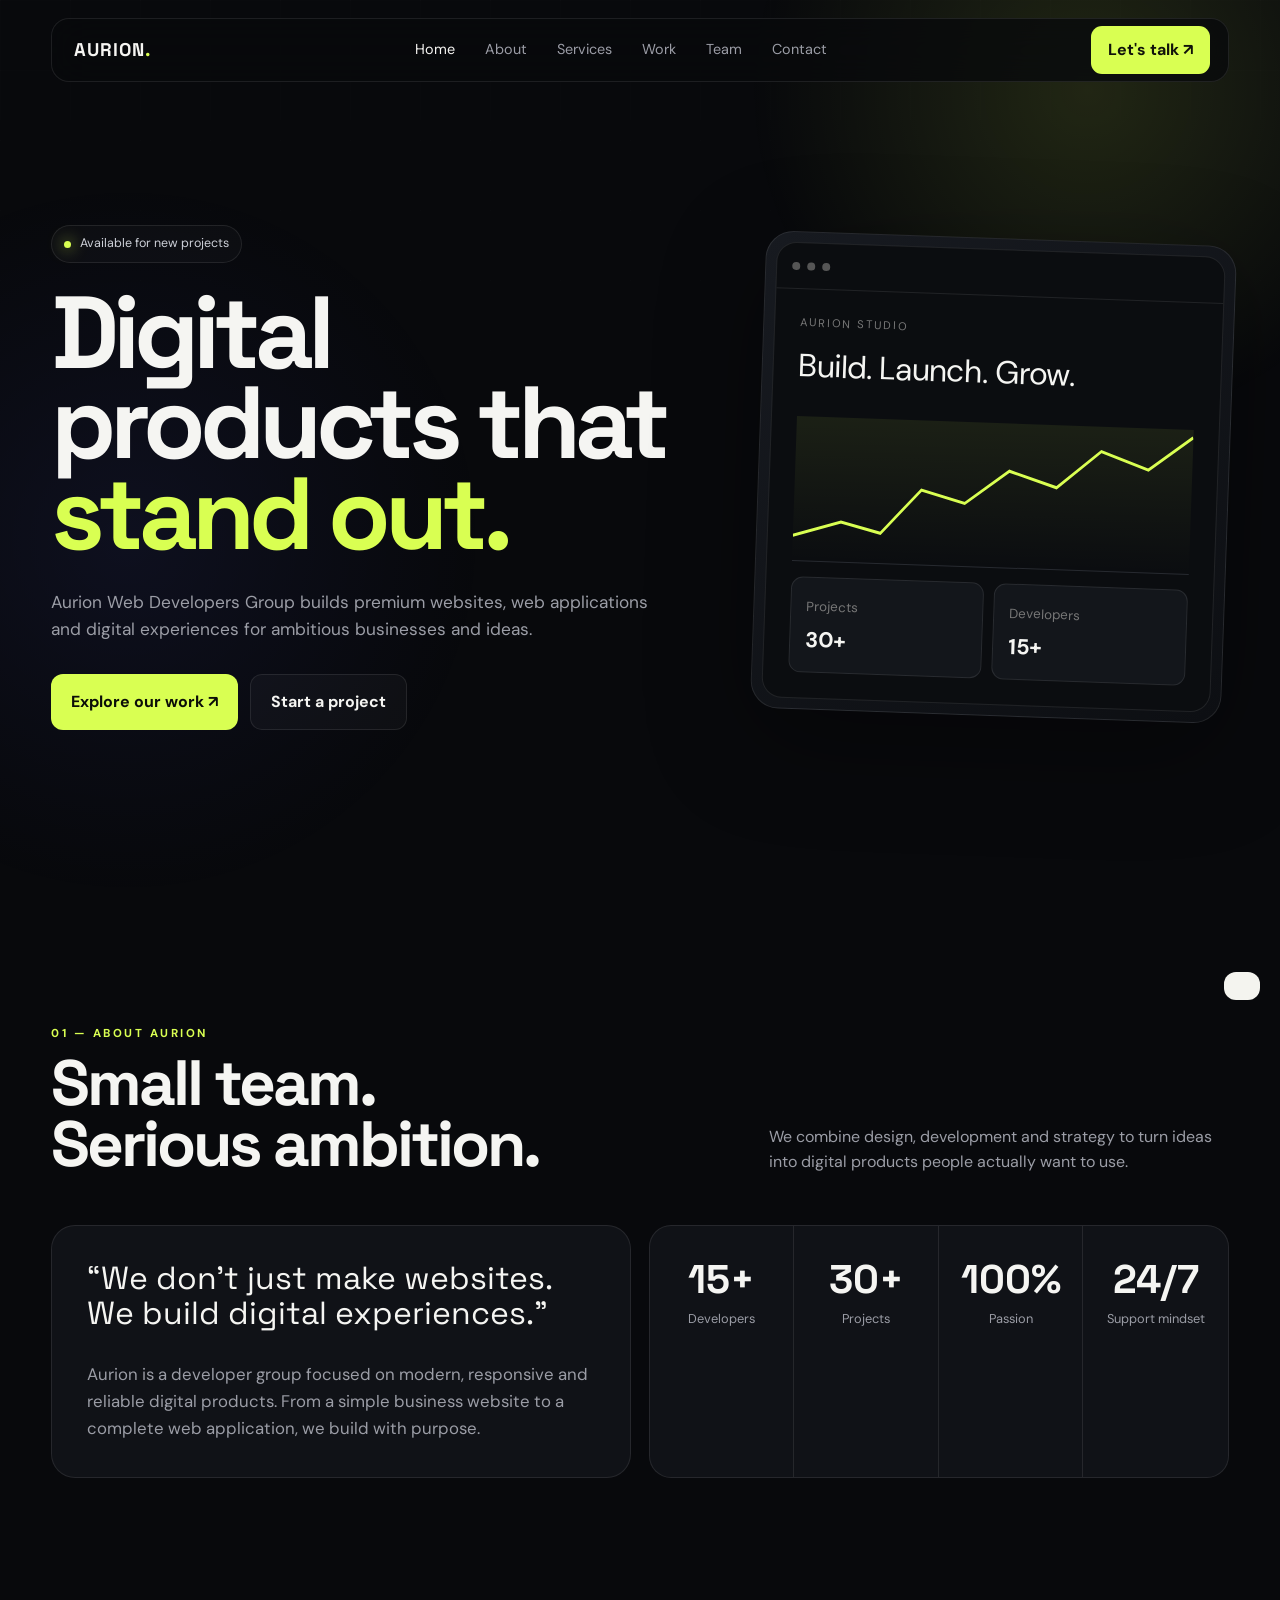
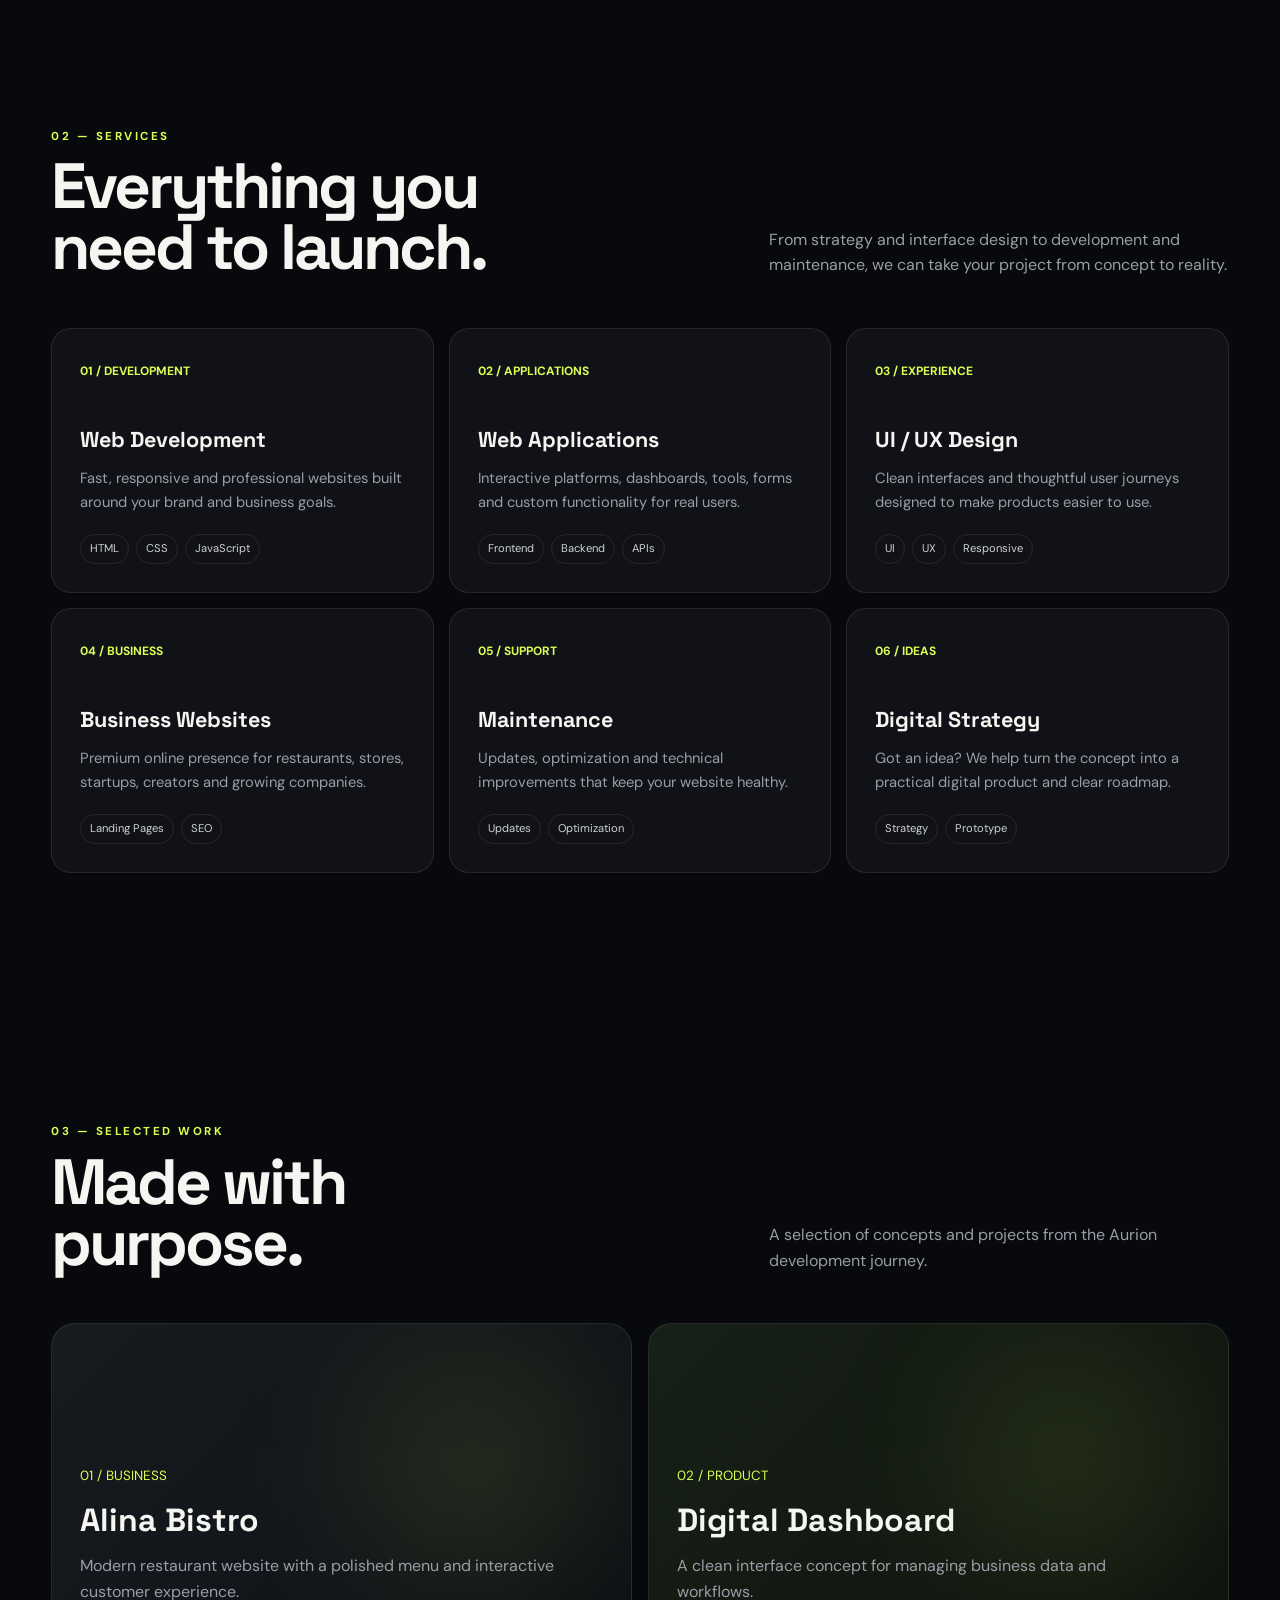
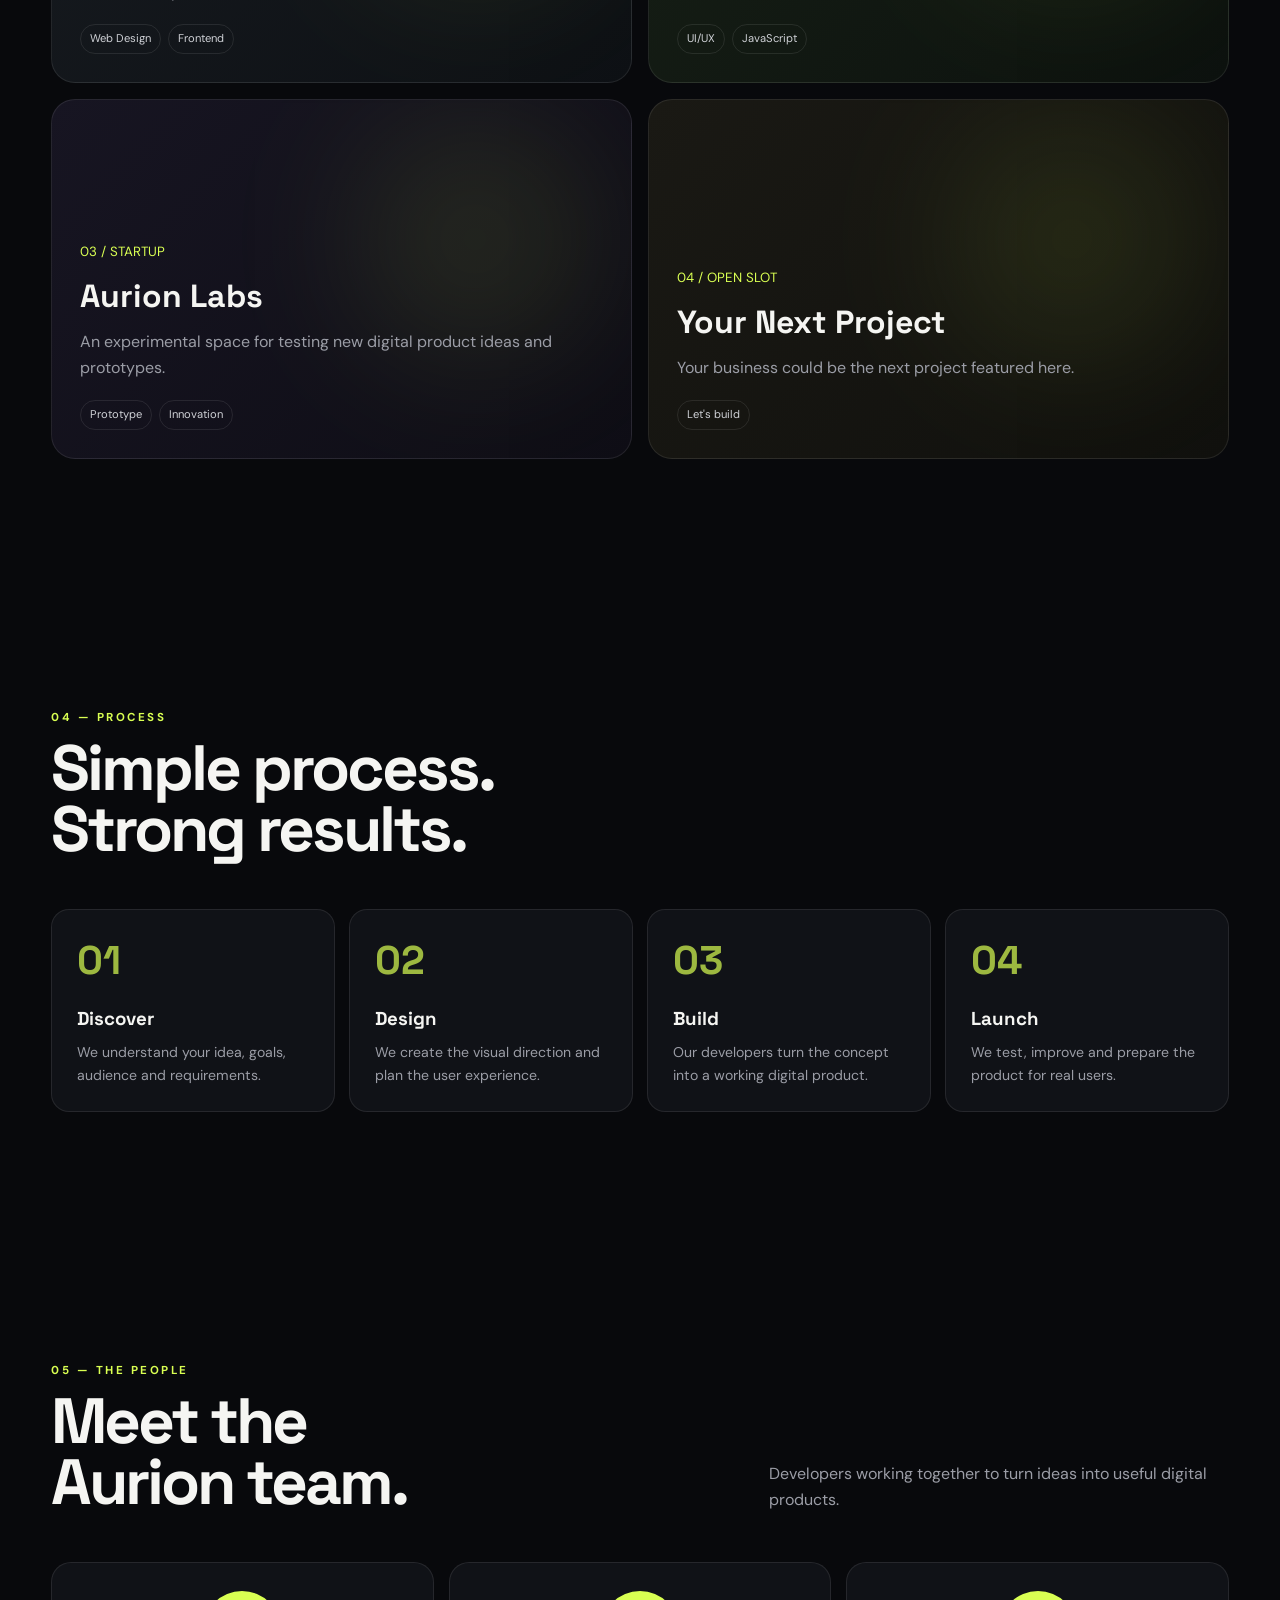
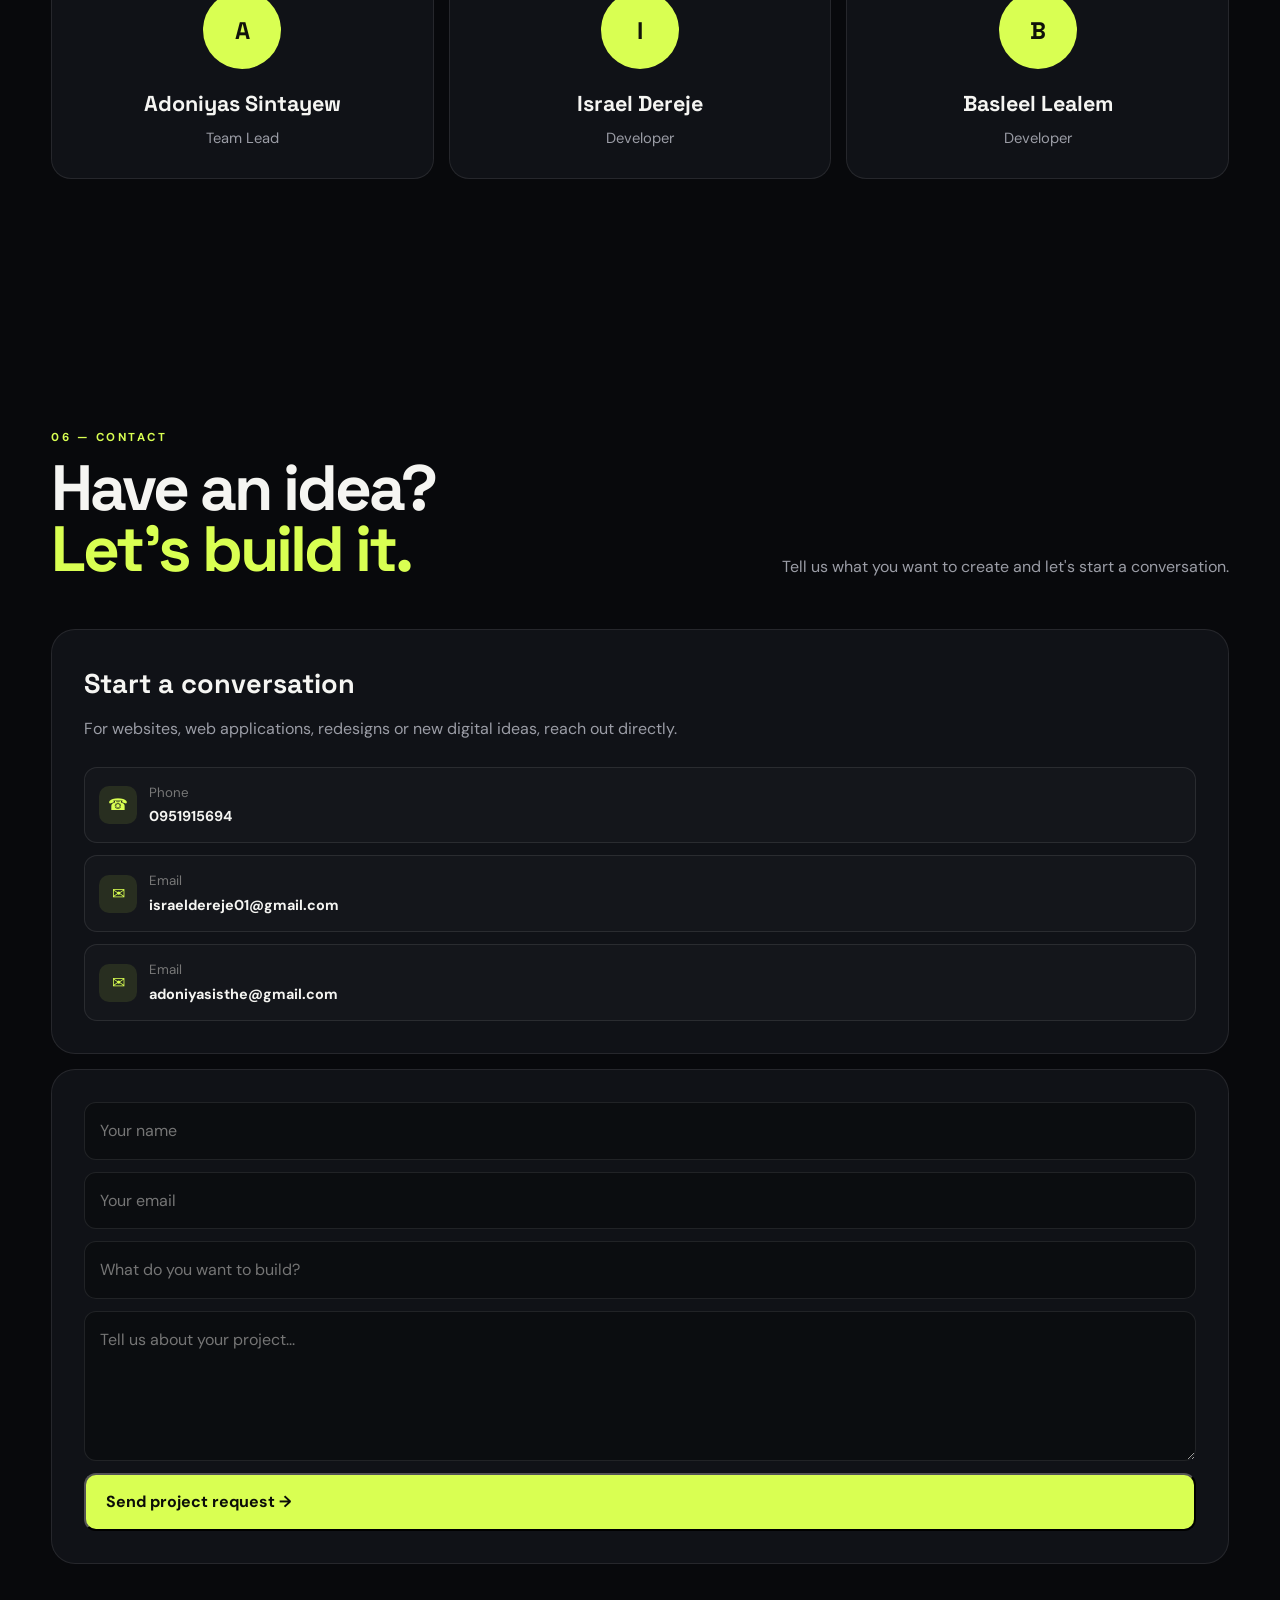
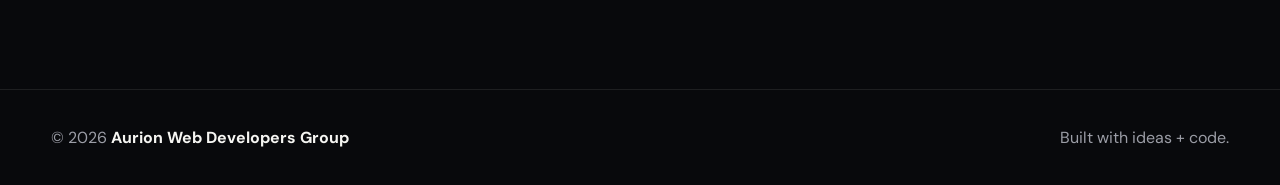
<file: portfolio-rehersal.html>
<!doctype html>
<html lang="en">
  <head>
    <meta charset="UTF-8" />
    <meta name="viewport" content="width=device-width, initial-scale=1.0" />
    <title>Aurion — Web Development Studio</title>
    <meta
      name="description"
      content="Aurion Web Developers Group — premium websites, web applications and digital experiences."
    />
    <script defer src="https://cdn.vercel-insights.com/v1/script.js"></script>

    <style>
      @import url("https://fonts.googleapis.com/css2?family=DM+Sans:wght@400;500;600;700&family=Space+Grotesk:wght@500;600;700&display=swap");

      :root {
        --bg: #08090c;
        --surface: #101217;
        --surface2: #15171d;
        --text: #f5f5f2;
        --muted: #9b9da6;
        --line: rgba(255, 255, 255, 0.09);
        --accent: #d9ff52;
        --accent2: #a7d92f;
        --max: 1180px;
      }
      * {
        box-sizing: border-box;
        margin: 0;
        padding: 0;
      }
      html {
        scroll-behavior: smooth;
      }
      body {
        font-family: "DM Sans", sans-serif;
        background: var(--bg);
        color: var(--text);
        line-height: 1.6;
        overflow-x: hidden;
      }
      a {
        color: inherit;
        text-decoration: none;
      }
      button,
      input,
      textarea {
        font: inherit;
      }
      button {
        cursor: pointer;
      }
      .container {
        width: min(var(--max), 92%);
        margin: auto;
      }
      body:before {
        content: "";
        position: fixed;
        inset: 0;
        pointer-events: none;
        z-index: -2;
        background:
          radial-gradient(
            circle at 85% 10%,
            rgba(217, 255, 82, 0.12),
            transparent 25%
          ),
          radial-gradient(
            circle at 10% 60%,
            rgba(90, 100, 255, 0.08),
            transparent 28%
          );
      }
      .grid-bg {
        position: fixed;
        inset: 0;
        z-index: -3;
        opacity: 0.28;
        pointer-events: none;
        background-image:
          linear-gradient(rgba(255, 255, 255, 0.035) 1px, transparent 1px),
          linear-gradient(
            90deg,
            rgba(255, 255, 255, 0.035) 1px,
            transparent 1px
          );
        background-size: 70px 70px;
        mask-image: linear-gradient(to bottom, black, transparent 80%);
      }

      header {
        position: fixed;
        top: 0;
        left: 0;
        width: 100%;
        z-index: 50;
        padding: 18px 0;
      }
      .nav {
        height: 64px;
        border: 1px solid var(--line);
        background: rgba(8, 9, 12, 0.78);
        backdrop-filter: blur(20px);
        border-radius: 18px;
        display: flex;
        align-items: center;
        justify-content: space-between;
        padding: 0 18px 0 22px;
      }
      .logo {
        font-family: "Space Grotesk";
        font-size: 1.15rem;
        font-weight: 700;
        letter-spacing: 1px;
      }
      .logo span {
        color: var(--accent);
      }
      .navlinks {
        display: flex;
        gap: 30px;
      }
      .navlinks a {
        font-size: 0.9rem;
        color: var(--muted);
        transition: 0.25s;
      }
      .navlinks a:hover,
      .navlinks a.active {
        color: var(--text);
      }
      .nav-cta {
        background: var(--accent);
        color: #10120a;
        padding: 11px 17px;
        border-radius: 11px;
        font-weight: 700;
      }
      .menu {
        display: none;
        background: none;
        border: 0;
        color: white;
        font-size: 1.5rem;
      }

      .hero {
        min-height: 100vh;
        display: flex;
        align-items: center;
        padding: 145px 0 90px;
        position: relative;
      }
      .hero-grid {
        display: grid;
        grid-template-columns: 1.15fr 0.85fr;
        gap: 70px;
        align-items: center;
      }
      .eyebrow {
        display: inline-flex;
        align-items: center;
        gap: 9px;
        color: #cdd0d8;
        font-size: 0.78rem;
        border: 1px solid var(--line);
        padding: 8px 12px;
        border-radius: 99px;
        background: rgba(255, 255, 255, 0.025);
        margin-bottom: 25px;
      }
      .status {
        width: 7px;
        height: 7px;
        border-radius: 50%;
        background: var(--accent);
        box-shadow: 0 0 16px var(--accent);
      }
      h1,
      h2,
      h3 {
        font-family: "Space Grotesk", sans-serif;
      }
      h1 {
        font-size: clamp(4rem, 8vw, 7.7rem);
        line-height: 0.88;
        letter-spacing: -6px;
        max-width: 900px;
      }
      .highlight {
        color: var(--accent);
      }
      .hero-copy {
        font-size: 1.08rem;
        color: var(--muted);
        max-width: 620px;
        margin: 30px 0;
      }
      .actions {
        display: flex;
        gap: 12px;
        flex-wrap: wrap;
      }
      .btn {
        display: inline-flex;
        align-items: center;
        gap: 9px;
        padding: 14px 20px;
        border-radius: 12px;
        font-weight: 700;
        transition: 0.25s;
      }
      .btn:hover {
        transform: translateY(-3px);
      }
      .primary {
        background: var(--accent);
        color: #0b0d08;
      }
      .secondary {
        border: 1px solid var(--line);
        background: rgba(255, 255, 255, 0.03);
      }
      .hero-card {
        border: 1px solid var(--line);
        background: linear-gradient(145deg, #171a20, #0d0f13);
        border-radius: 28px;
        padding: 10px;
        box-shadow: 0 30px 100px rgba(0, 0, 0, 0.35);
        transform: rotate(2deg);
      }
      .dashboard {
        border-radius: 20px;
        overflow: hidden;
        border: 1px solid var(--line);
        background: #0b0d10;
      }
      .dash-top {
        height: 46px;
        border-bottom: 1px solid var(--line);
        display: flex;
        align-items: center;
        padding: 0 15px;
        gap: 7px;
      }
      .circle {
        width: 8px;
        height: 8px;
        border-radius: 50%;
        background: #555;
      }
      .dash-body {
        padding: 25px;
        min-height: 380px;
      }
      .dash-label {
        font-size: 0.7rem;
        color: #777;
        text-transform: uppercase;
        letter-spacing: 2px;
      }
      .dash-title {
        font-size: 2rem;
        margin: 8px 0 25px;
      }
      .chart {
        height: 145px;
        border-bottom: 1px solid #272a30;
        position: relative;
        background: linear-gradient(
          180deg,
          rgba(217, 255, 82, 0.08),
          transparent
        );
      }
      .chart svg {
        width: 100%;
        height: 100%;
      }
      .metrics {
        display: grid;
        grid-template-columns: 1fr 1fr;
        gap: 10px;
        margin-top: 15px;
      }
      .metric {
        background: #13161b;
        border: 1px solid var(--line);
        border-radius: 12px;
        padding: 15px;
      }
      .metric small {
        color: #777;
      }
      .metric strong {
        display: block;
        font-size: 1.35rem;
        margin-top: 4px;
      }

      section {
        padding: 125px 0;
      }
      .section-top {
        display: flex;
        justify-content: space-between;
        gap: 40px;
        align-items: end;
        margin-bottom: 50px;
      }
      .kicker {
        color: var(--accent);
        font-size: 0.72rem;
        text-transform: uppercase;
        letter-spacing: 2.5px;
        font-weight: 700;
      }
      h2 {
        font-size: clamp(2.5rem, 5vw, 4.7rem);
        line-height: 0.95;
        letter-spacing: -3px;
        margin-top: 10px;
      }
      .section-top > p {
        max-width: 460px;
        color: var(--muted);
      }

      .about-grid {
        display: grid;
        grid-template-columns: 1fr 1fr;
        gap: 18px;
      }
      .big-card {
        border: 1px solid var(--line);
        border-radius: 24px;
        background: var(--surface);
        padding: 35px;
      }
      .big-card p {
        color: var(--muted);
        font-size: 1.05rem;
      }
      .quote {
        font-family: "Space Grotesk";
        font-size: 2rem;
        line-height: 1.1;
        margin-bottom: 30px;
      }
      .stats {
        display: grid;
        grid-template-columns: repeat(4, 1fr);
        border: 1px solid var(--line);
        border-radius: 22px;
        overflow: hidden;
        background: var(--surface);
      }
      .stat {
        text-align: center;
        padding: 28px 10px;
        border-right: 1px solid var(--line);
      }
      .stat:last-child {
        border: 0;
      }
      .stat strong {
        font: 700 2.5rem "Space Grotesk";
        display: block;
      }
      .stat span {
        color: var(--muted);
        font-size: 0.8rem;
      }

      .services {
        display: grid;
        grid-template-columns: repeat(3, 1fr);
        gap: 15px;
      }
      .card {
        background: var(--surface);
        border: 1px solid var(--line);
        border-radius: 20px;
        padding: 28px;
        transition: 0.3s;
      }
      .card:hover {
        transform: translateY(-7px);
        border-color: rgba(217, 255, 82, 0.35);
        background: var(--surface2);
      }
      .service-number {
        color: var(--accent);
        font-size: 0.75rem;
        font-weight: 700;
      }
      .card h3 {
        font-size: 1.35rem;
        margin: 40px 0 10px;
      }
      .card p {
        color: var(--muted);
        font-size: 0.92rem;
      }
      .tags {
        display: flex;
        gap: 7px;
        flex-wrap: wrap;
        margin-top: 20px;
      }
      .tag {
        font-size: 0.7rem;
        color: #cfd1d6;
        border: 1px solid var(--line);
        padding: 5px 9px;
        border-radius: 99px;
      }

      .projects {
        display: grid;
        grid-template-columns: repeat(2, 1fr);
        gap: 16px;
      }
      .project {
        min-height: 360px;
        border-radius: 24px;
        border: 1px solid var(--line);
        padding: 28px;
        display: flex;
        align-items: end;
        position: relative;
        overflow: hidden;
        background: linear-gradient(135deg, #171b20, #0d1014);
      }
      .project:nth-child(2) {
        background: linear-gradient(135deg, #172016, #0c110e);
      }
      .project:nth-child(3) {
        background: linear-gradient(135deg, #171522, #0e0d15);
      }
      .project:nth-child(4) {
        background: linear-gradient(135deg, #1a1914, #10100d);
      }
      .project:before {
        content: "";
        position: absolute;
        width: 220px;
        height: 220px;
        border-radius: 50%;
        right: 8%;
        top: 8%;
        background: var(--accent);
        filter: blur(80px);
        opacity: 0.12;
      }
      .project-content {
        position: relative;
        z-index: 1;
      }
      .project small {
        color: var(--accent);
      }
      .project h3 {
        font-size: 2rem;
        margin: 7px 0;
      }
      .project p {
        color: var(--muted);
        max-width: 480px;
      }

      .process {
        display: grid;
        grid-template-columns: repeat(4, 1fr);
        gap: 14px;
      }
      .step {
        padding: 25px;
        border: 1px solid var(--line);
        border-radius: 18px;
        background: var(--surface);
      }
      .step b {
        font: 700 2.5rem "Space Grotesk";
        color: var(--accent);
        opacity: 0.7;
      }
      .step h3 {
        margin: 18px 0 7px;
      }
      .step p {
        color: var(--muted);
        font-size: 0.88rem;
      }

      .team {
        display: grid;
        grid-template-columns: repeat(3, 1fr);
        gap: 15px;
      }
      .member {
        text-align: center;
      }
      .avatar {
        width: 78px;
        height: 78px;
        border-radius: 50%;
        margin: 0 auto 18px;
        display: grid;
        place-items: center;
        background: var(--accent);
        color: #10120a;
        font: 700 1.5rem "Space Grotesk";
      }
      .member h3 {
        margin: 0 0 5px;
      }
      .member p {
        color: var(--muted);
      }

      .contact-wrap {
        display: grid;
        grid-template-columns: 0.8fr 1.2fr;
        gap: 16px;
      }
      .contact-card {
        margin-top: 15px;
        border: 1px solid var(--line);
        border-radius: 24px;
        background: var(--surface);
        padding: 32px;
      }
      .contact-card h3 {
        font-size: 1.7rem;
        margin-bottom: 10px;
      }
      .contact-card > p {
        color: var(--muted);
        margin-bottom: 25px;
      }
      .contact-list {
        display: grid;
        gap: 12px;
      }
      .contact-item {
        display: flex;
        align-items: center;
        gap: 12px;
        padding: 14px;
        border: 1px solid var(--line);
        border-radius: 13px;
        background: rgba(255, 255, 255, 0.02);
      }
      .contact-icon {
        width: 38px;
        height: 38px;
        display: grid;
        place-items: center;
        border-radius: 10px;
        background: rgba(217, 255, 82, 0.1);
        color: var(--accent);
      }
      .contact-item small {
        display: block;
        color: #777;
      }
      .contact-item strong {
        font-size: 0.9rem;
      }
      form {
        display: grid;
        gap: 12px;
      }
      input,
      textarea {
        width: 100%;
        padding: 15px;
        border-radius: 12px;
        border: 1px solid var(--line);
        background: #0b0d10;
        color: white;
        outline: none;
      }
      input:focus,
      textarea:focus {
        border-color: var(--accent);
      }
      textarea {
        min-height: 150px;
        resize: vertical;
      }

      footer {
        border-top: 1px solid var(--line);
        padding: 35px 0;
        color: var(--muted);
      }
      .footer {
        display: flex;
        justify-content: space-between;
        gap: 20px;
      }
      .footer b {
        color: var(--text);
      }

      .reveal {
        opacity: 0;
        transform: translateY(25px);
        transition: 0.7s;
      }
      .reveal.show {
        opacity: 1;
        transform: none;
      }
      .toast {
        position: fixed;
        right: 20px;
        bottom: 20px;
        background: #f4f4ef;
        color: #10120a;
        padding: 14px 18px;
        border-radius: 12px;
        font-weight: 700;
        transform: translateY(120px);
        transition: 0.3s;
        z-index: 100;
      }
      .toast.show {
        transform: none;
      }

      @media (max-width: 850px) {
        .navlinks {
          display: none;
          position: absolute;
          top: 72px;
          left: 0;
          width: 100%;
          padding: 20px;
          flex-direction: column;
          background: #101217;
          border: 1px solid var(--line);
          border-radius: 15px;
        }
        .navlinks.open {
          display: flex;
        }
        .nav-cta {
          display: none;
        }
        .menu {
          display: block;
        }
        .hero-grid,
        .contact-wrap,
        .about-grid {
          grid-template-columns: 1fr;
        }
        .hero-card {
          display: none;
        }
        .services,
        .team,
        .process {
          grid-template-columns: 1fr 1fr;
        }
        .stats {
          grid-template-columns: 1fr 1fr;
        }
        .stat:nth-child(2) {
          border-right: 0;
        }
        .stat:nth-child(-n + 2) {
          border-bottom: 1px solid var(--line);
        }
      }
      @media (max-width: 560px) {
        h1 {
          font-size: 4rem;
          letter-spacing: -4px;
        }
        .section-top {
          display: block;
        }
        .section-top > p {
          margin-top: 18px;
        }
        .services,
        .team,
        .process,
        .projects {
          grid-template-columns: 1fr;
        }
        .projects .project {
          min-height: 300px;
        }
        .footer {
          flex-direction: column;
        }
        .hero {
          padding-top: 130px;
        }
      }
    </style>
  </head>

  <body>
    <div class="grid-bg"></div>

    <header>
      <nav class="nav container">
        <a href="#home" class="logo">AURION<span>.</span></a>
        <div class="navlinks" id="navlinks">
          <a href="#home">Home</a><a href="#about">About</a
          ><a href="#services">Services</a> <a href="#work">Work</a
          ><a href="#team">Team</a><a href="#contact">Contact</a>
        </div>
        <a class="nav-cta" href="#contact">Let's talk ↗</a>
        <button class="menu" id="menu">☰</button>
      </nav>
    </header>

    <main>
      <section class="hero" id="home">
        <div class="container hero-grid">
          <div>
            <div class="eyebrow">
              <span class="status"></span> Available for new projects
            </div>
            <h1>
              Digital products that <span class="highlight">stand out.</span>
            </h1>
            <p class="hero-copy">
              Aurion Web Developers Group builds premium websites, web
              applications and digital experiences for ambitious businesses and
              ideas.
            </p>
            <div class="actions">
              <a class="btn primary" href="#work">Explore our work ↗</a>
              <a class="btn secondary" href="#contact">Start a project</a>
            </div>
          </div>

          <div class="hero-card">
            <div class="dashboard">
              <div class="dash-top">
                <i class="circle"></i><i class="circle"></i
                ><i class="circle"></i>
              </div>
              <div class="dash-body">
                <div class="dash-label">Aurion studio</div>
                <div class="dash-title">Build. Launch. Grow.</div>
                <div class="chart">
                  <svg viewBox="0 0 500 145" preserveAspectRatio="none">
                    <polyline
                      points="0,120 60,105 110,115 160,70 215,82 270,48 330,63 385,25 445,42 500,8"
                      fill="none"
                      stroke="#d9ff52"
                      stroke-width="3"
                    />
                  </svg>
                </div>
                <div class="metrics">
                  <div class="metric">
                    <small>Projects</small><strong>30+</strong>
                  </div>
                  <div class="metric">
                    <small>Developers</small><strong>15+</strong>
                  </div>
                </div>
              </div>
            </div>
          </div>
        </div>
      </section>

      <section id="about">
        <div class="container reveal">
          <div class="section-top">
            <div>
              <div class="kicker">01 — About Aurion</div>
              <h2>Small team.<br />Serious ambition.</h2>
            </div>
            <p>
              We combine design, development and strategy to turn ideas into
              digital products people actually want to use.
            </p>
          </div>
          <div class="about-grid">
            <div class="big-card">
              <div class="quote">
                “We don't just make websites. We build digital experiences.”
              </div>
              <p>
                Aurion is a developer group focused on modern, responsive and
                reliable digital products. From a simple business website to a
                complete web application, we build with purpose.
              </p>
            </div>
            <div class="stats">
              <div class="stat">
                <strong>15+</strong><span>Developers</span>
              </div>
              <div class="stat"><strong>30+</strong><span>Projects</span></div>
              <div class="stat"><strong>100%</strong><span>Passion</span></div>
              <div class="stat">
                <strong>24/7</strong><span>Support mindset</span>
              </div>
            </div>
          </div>
        </div>
      </section>

      <section id="services">
        <div class="container reveal">
          <div class="section-top">
            <div>
              <div class="kicker">02 — Services</div>
              <h2>Everything you<br />need to launch.</h2>
            </div>
            <p>
              From strategy and interface design to development and maintenance,
              we can take your project from concept to reality.
            </p>
          </div>
          <div class="services">
            <div class="card">
              <span class="service-number">01 / DEVELOPMENT</span>
              <h3>Web Development</h3>
              <p>
                Fast, responsive and professional websites built around your
                brand and business goals.
              </p>
              <div class="tags">
                <span class="tag">HTML</span><span class="tag">CSS</span
                ><span class="tag">JavaScript</span>
              </div>
            </div>
            <div class="card">
              <span class="service-number">02 / APPLICATIONS</span>
              <h3>Web Applications</h3>
              <p>
                Interactive platforms, dashboards, tools, forms and custom
                functionality for real users.
              </p>
              <div class="tags">
                <span class="tag">Frontend</span><span class="tag">Backend</span
                ><span class="tag">APIs</span>
              </div>
            </div>
            <div class="card">
              <span class="service-number">03 / EXPERIENCE</span>
              <h3>UI / UX Design</h3>
              <p>
                Clean interfaces and thoughtful user journeys designed to make
                products easier to use.
              </p>
              <div class="tags">
                <span class="tag">UI</span><span class="tag">UX</span
                ><span class="tag">Responsive</span>
              </div>
            </div>
            <div class="card">
              <span class="service-number">04 / BUSINESS</span>
              <h3>Business Websites</h3>
              <p>
                Premium online presence for restaurants, stores, startups,
                creators and growing companies.
              </p>
              <div class="tags">
                <span class="tag">Landing Pages</span
                ><span class="tag">SEO</span>
              </div>
            </div>
            <div class="card">
              <span class="service-number">05 / SUPPORT</span>
              <h3>Maintenance</h3>
              <p>
                Updates, optimization and technical improvements that keep your
                website healthy.
              </p>
              <div class="tags">
                <span class="tag">Updates</span
                ><span class="tag">Optimization</span>
              </div>
            </div>
            <div class="card">
              <span class="service-number">06 / IDEAS</span>
              <h3>Digital Strategy</h3>
              <p>
                Got an idea? We help turn the concept into a practical digital
                product and clear roadmap.
              </p>
              <div class="tags">
                <span class="tag">Strategy</span
                ><span class="tag">Prototype</span>
              </div>
            </div>
          </div>
        </div>
      </section>

      <section id="work">
        <div class="container reveal">
          <div class="section-top">
            <div>
              <div class="kicker">03 — Selected work</div>
              <h2>Made with<br />purpose.</h2>
            </div>
            <p>
              A selection of concepts and projects from the Aurion development
              journey.
            </p>
          </div>
          <div class="projects">
            <div class="project">
              <div class="project-content">
                <small>01 / BUSINESS</small>
                <h3>Alina Bistro</h3>
                <p>
                  Modern restaurant website with a polished menu and interactive
                  customer experience.
                </p>
                <div class="tags">
                  <span class="tag">Web Design</span
                  ><span class="tag">Frontend</span>
                </div>
              </div>
            </div>
            <div class="project">
              <div class="project-content">
                <small>02 / PRODUCT</small>
                <h3>Digital Dashboard</h3>
                <p>
                  A clean interface concept for managing business data and
                  workflows.
                </p>
                <div class="tags">
                  <span class="tag">UI/UX</span
                  ><span class="tag">JavaScript</span>
                </div>
              </div>
            </div>
            <div class="project">
              <div class="project-content">
                <small>03 / STARTUP</small>
                <h3>Aurion Labs</h3>
                <p>
                  An experimental space for testing new digital product ideas
                  and prototypes.
                </p>
                <div class="tags">
                  <span class="tag">Prototype</span
                  ><span class="tag">Innovation</span>
                </div>
              </div>
            </div>
            <div class="project">
              <div class="project-content">
                <small>04 / OPEN SLOT</small>
                <h3>Your Next Project</h3>
                <p>Your business could be the next project featured here.</p>
                <div class="tags"><span class="tag">Let's build</span></div>
              </div>
            </div>
          </div>
        </div>
      </section>

      <section>
        <div class="container reveal">
          <div class="section-top">
            <div>
              <div class="kicker">04 — Process</div>
              <h2>Simple process.<br />Strong results.</h2>
            </div>
          </div>
          <div class="process">
            <div class="step">
              <b>01</b>
              <h3>Discover</h3>
              <p>We understand your idea, goals, audience and requirements.</p>
            </div>
            <div class="step">
              <b>02</b>
              <h3>Design</h3>
              <p>
                We create the visual direction and plan the user experience.
              </p>
            </div>
            <div class="step">
              <b>03</b>
              <h3>Build</h3>
              <p>
                Our developers turn the concept into a working digital product.
              </p>
            </div>
            <div class="step">
              <b>04</b>
              <h3>Launch</h3>
              <p>We test, improve and prepare the product for real users.</p>
            </div>
          </div>
        </div>
      </section>

      <section id="team">
        <div class="container reveal">
          <div class="section-top">
            <div>
              <div class="kicker">05 — The people</div>
              <h2>Meet the<br />Aurion team.</h2>
            </div>
            <p>
              Developers working together to turn ideas into useful digital
              products.
            </p>
          </div>
          <div class="team">
            <div class="card member">
              <div class="avatar">A</div>
              <h3>Adoniyas Sintayew</h3>
              <p>Team Lead</p>
            </div>
            <div class="card member">
              <div class="avatar">I</div>
              <h3>Israel Dereje</h3>
              <p>Developer</p>
            </div>
            <div class="card member">
              <div class="avatar">B</div>
              <h3>Basleel Lealem</h3>
              <p>Developer</p>
            </div>
          </div>
        </div>
      </section>

      <section id="contact">
        <div class="container reveal">
          <div class="section-top">
            <div>
              <div class="kicker">06 — Contact</div>
              <h2>
                Have an idea?<br /><span class="highlight"
                  >Let's build it.</span
                >
              </h2>
            </div>
            <p>
              Tell us what you want to create and let's start a conversation.
            </p>
          </div>
<div class="contact-card">
  <h3>Start a conversation</h3>
  <p>
    For websites, web applications, redesigns or new digital ideas,
    reach out directly.
  </p>

  <div class="contact-list">
    <a class="contact-item" href="tel:0951915694">
      <span class="contact-icon">☎</span>
      <div>
        <small>Phone</small>
        <strong>0951915694</strong>
      </div>
    </a>

    <a class="contact-item" href="mailto:israeldereje01@gmail.com">
      <span class="contact-icon">✉</span>
      <div>
        <small>Email</small>
        <strong>israeldereje01@gmail.com</strong>
      </div>
    </a>

    <a class="contact-item" href="mailto:adoniyasisthe@gmail.com">
      <span class="contact-icon">✉</span>
      <div>
        <small>Email</small>
        <strong>adoniyasisthe@gmail.com</strong>
      </div>
    </a>
  </div>
</div>
            <div class="contact-card">
              <form id="contactForm">
                <input id="name" placeholder="Your name" required />
                <input
                  id="email"
                  type="email"
                  placeholder="Your email"
                  required
                />
                <input id="project" placeholder="What do you want to build?" />
                <textarea
                  id="message"
                  placeholder="Tell us about your project..."
                  required
                ></textarea>
                <button class="btn primary" type="submit">
                  Send project request →
                </button>
              </form>
            </div>
          </div>
        </div>
      </section>
    </main>

    <footer>
      <div class="container footer">
        <span>© 2026 <b>Aurion Web Developers Group</b></span
        ><span>Built with ideas + code.</span>
      </div>
    </footer>
    <div class="toast" id="toast"></div>

    <script>
      const menu = document.getElementById("menu"),
        nav = document.getElementById("navlinks");
      menu.addEventListener("click", () => nav.classList.toggle("open"));
      document
        .querySelectorAll(".navlinks a")
        .forEach((a) =>
          a.addEventListener("click", () => nav.classList.remove("open")),
        );

      const observer = new IntersectionObserver(
        (entries) => {
          entries.forEach((e) => {
            if (e.isIntersecting) e.target.classList.add("show");
          });
        },
        { threshold: 0.12 },
      );
      document
        .querySelectorAll(".reveal")
        .forEach((el) => observer.observe(el));

      const sections = [...document.querySelectorAll("section[id]")];
      window.addEventListener("scroll", () => {
        let current = "";
        sections.forEach((s) => {
          if (scrollY >= s.offsetTop - 180) current = s.id;
        });
        document
          .querySelectorAll(".navlinks a")
          .forEach((a) =>
            a.classList.toggle(
              "active",
              a.getAttribute("href") === "#" + current,
            ),
          );
      });

      document.getElementById("contactForm").addEventListener("submit", (e) => {
        e.preventDefault();
        const name = document.getElementById("name").value.trim();
        const email = document.getElementById("email").value.trim();
        const project =
          document.getElementById("project").value.trim() || "New project";
        const message = document.getElementById("message").value.trim();
        const subject = encodeURIComponent(
          "Aurion Project Request — " + project,
        );
        const body = encodeURIComponent(
          `Name: ${name}\nEmail: ${email}\nProject: ${project}\n\n${message}`,
        );
        window.location.href = `mailto:israeldereje01@gmail.com,adoniyasisthe@gmail.com?subject=${subject}&body=${body}`;
        const toast = document.getElementById("toast");
        toast.textContent = "Opening your email app…";
        toast.classList.add("show");
        setTimeout(() => toast.classList.remove("show"), 3000);
      });
    </script>
  </body>
</html>
</file>
